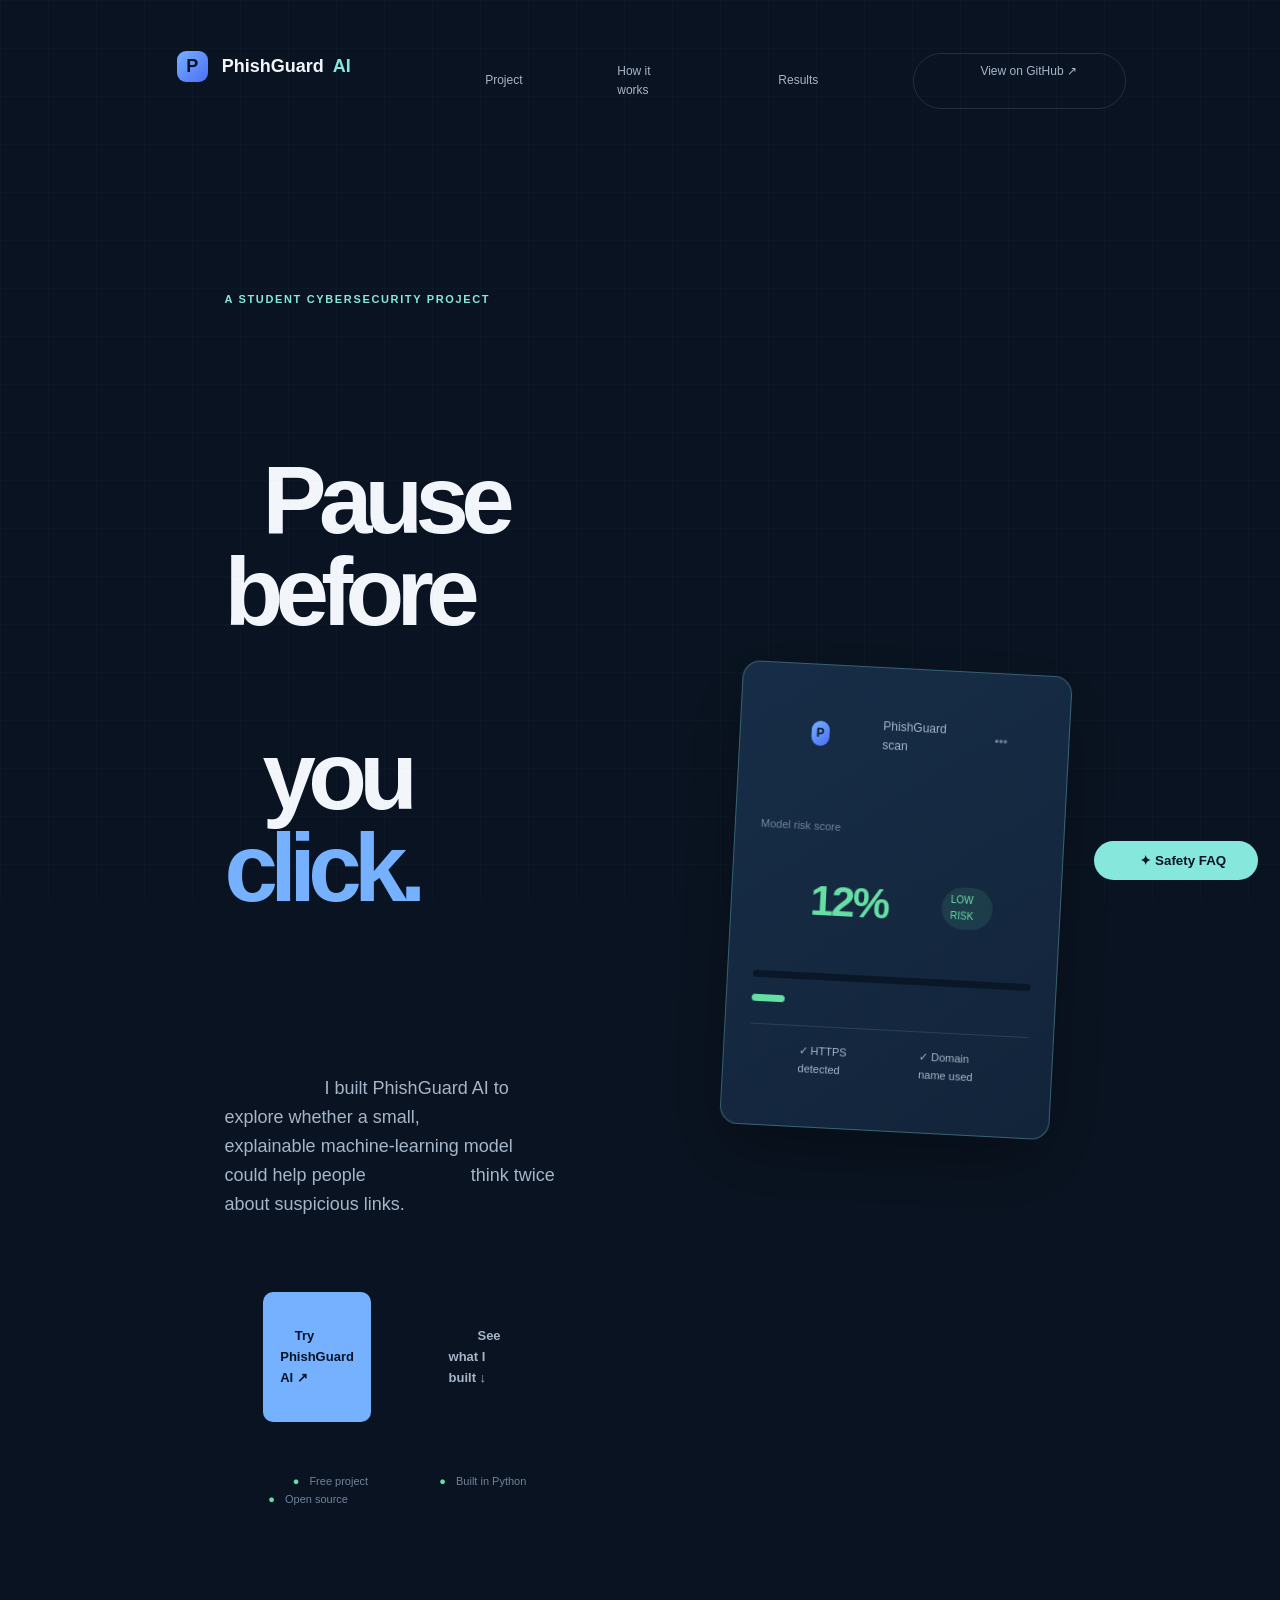
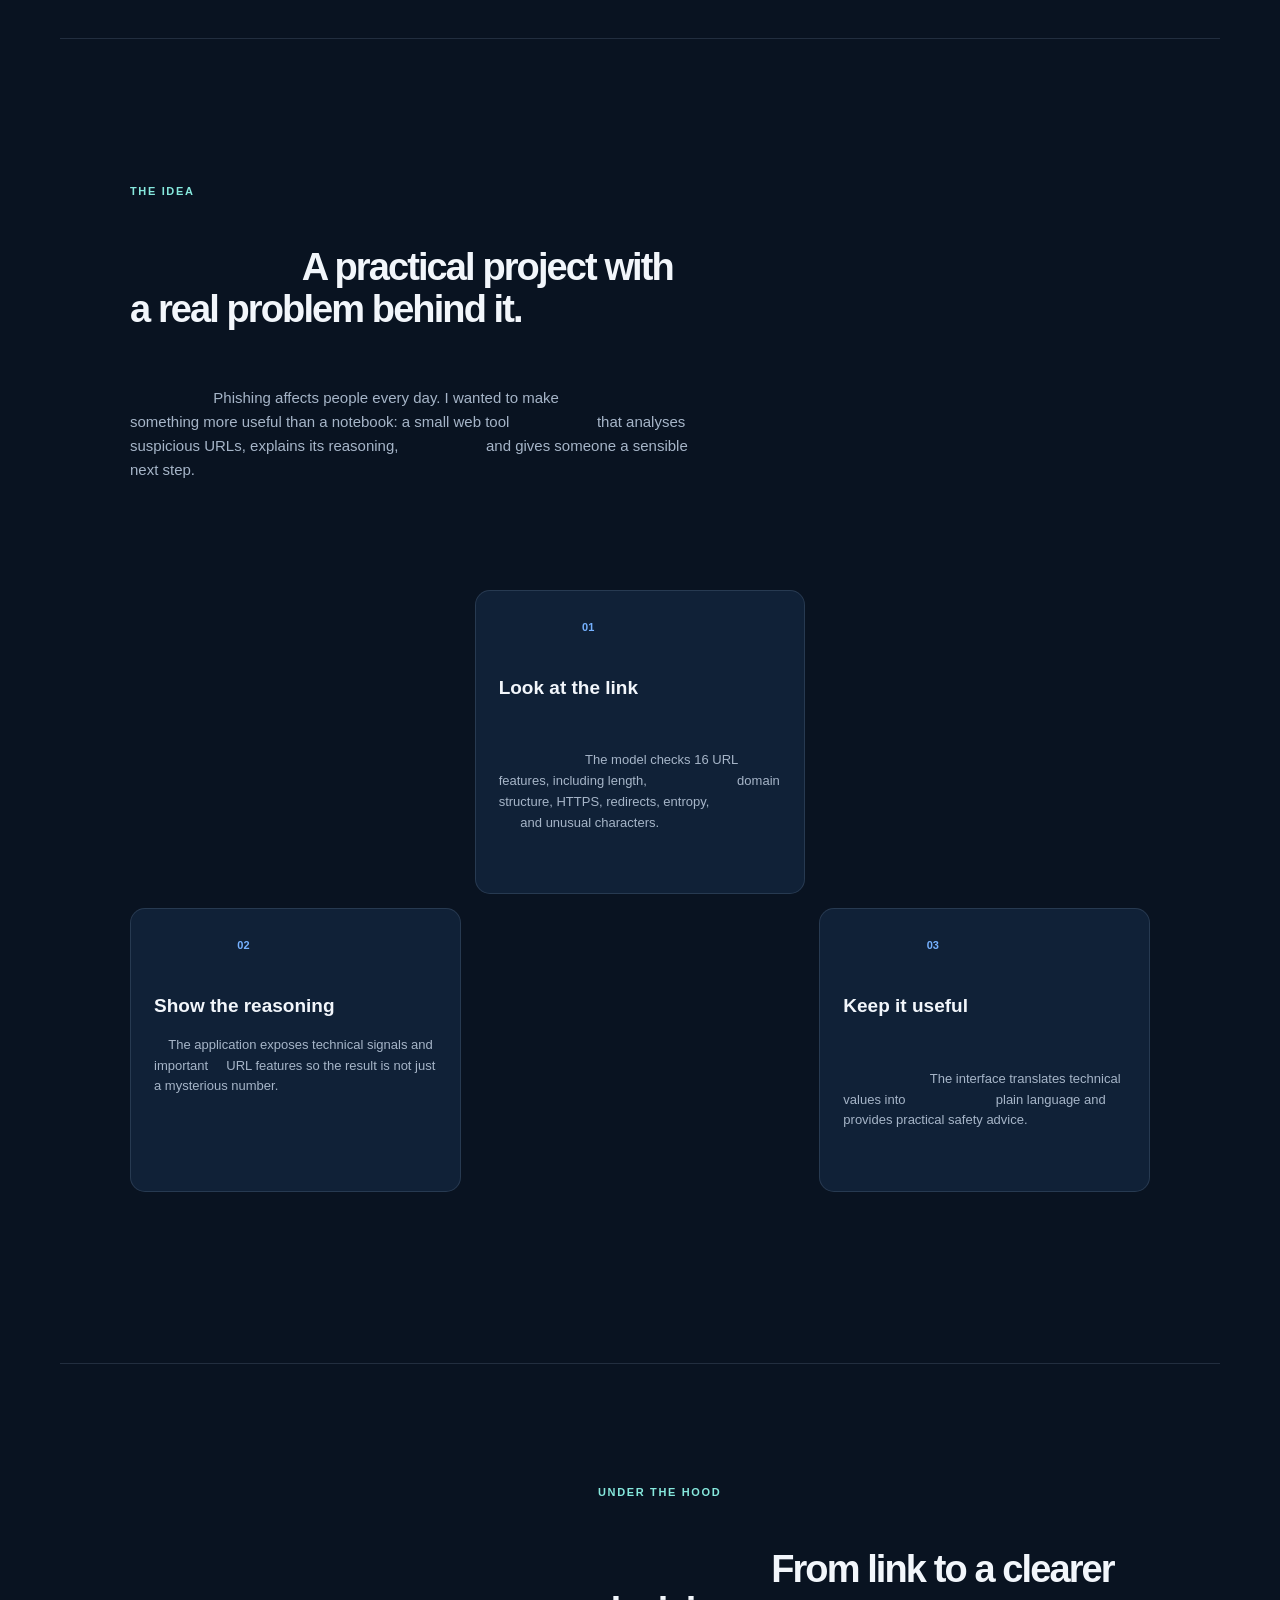
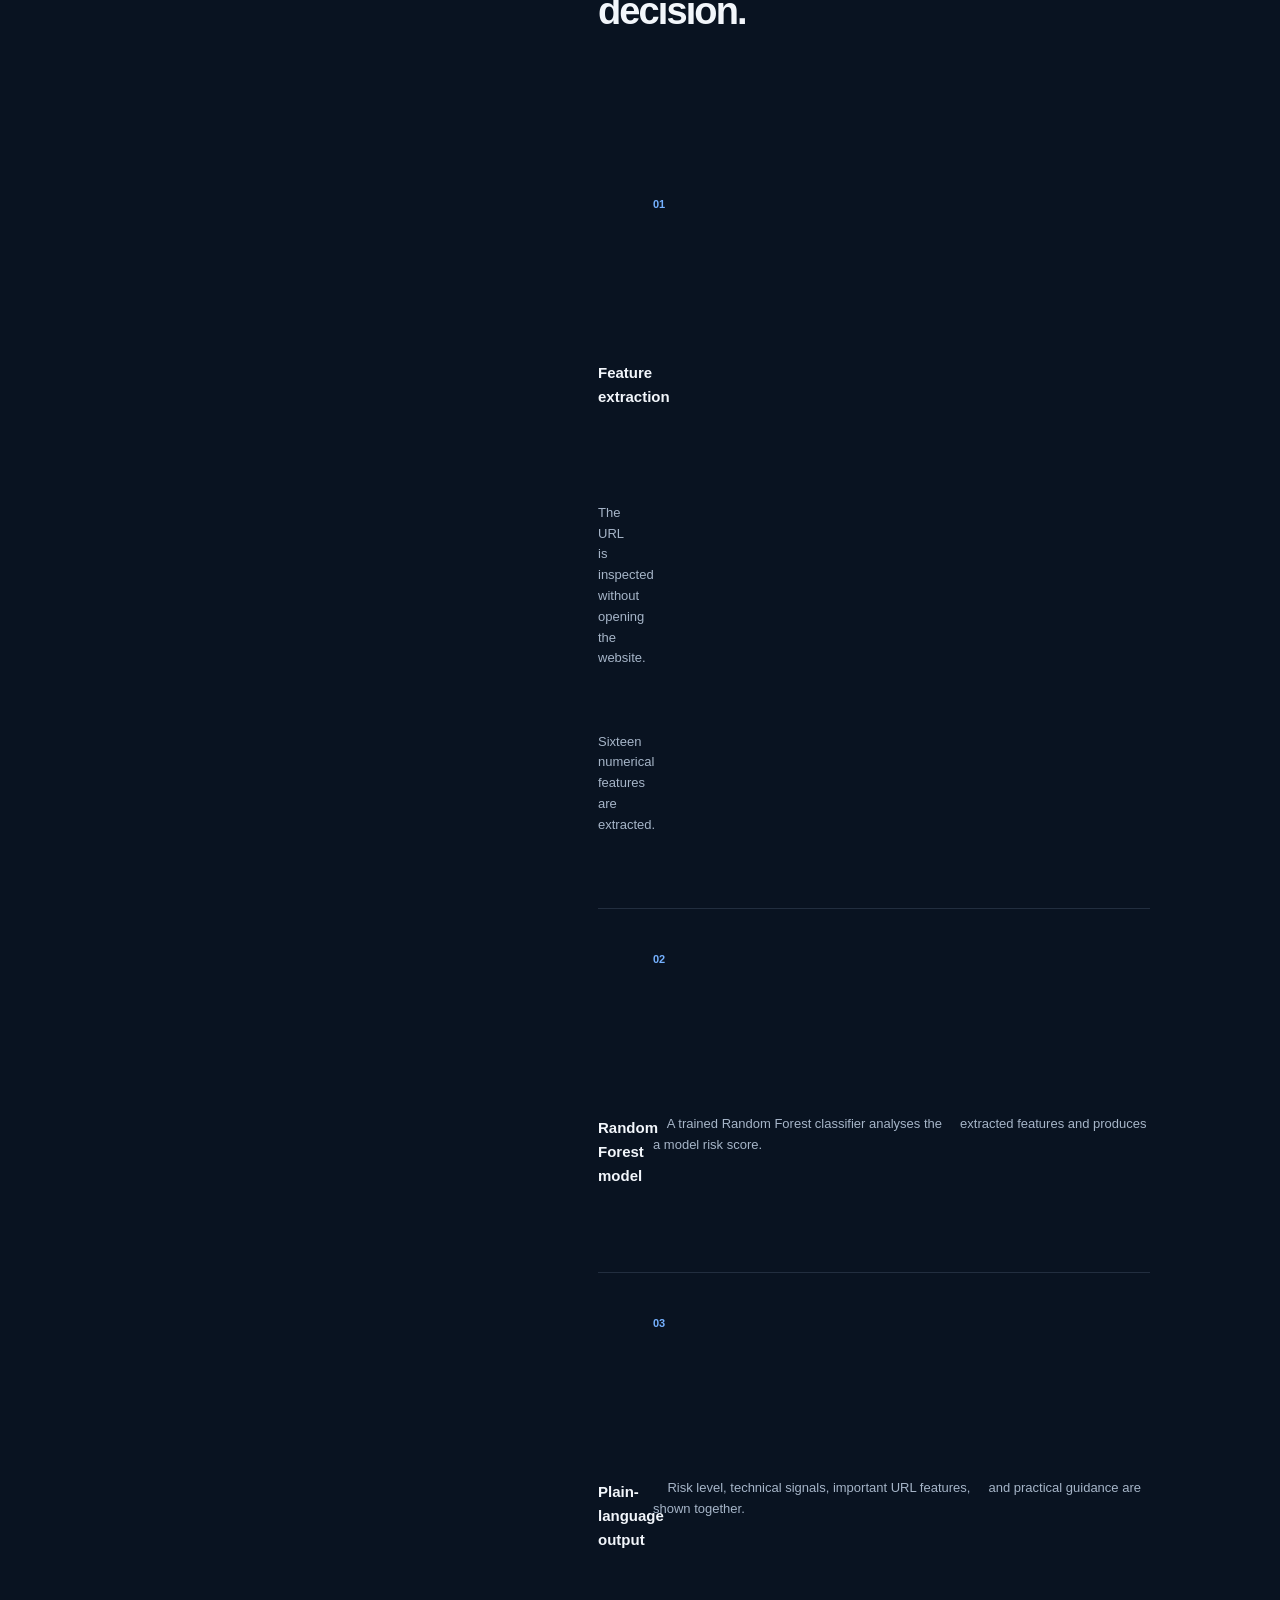
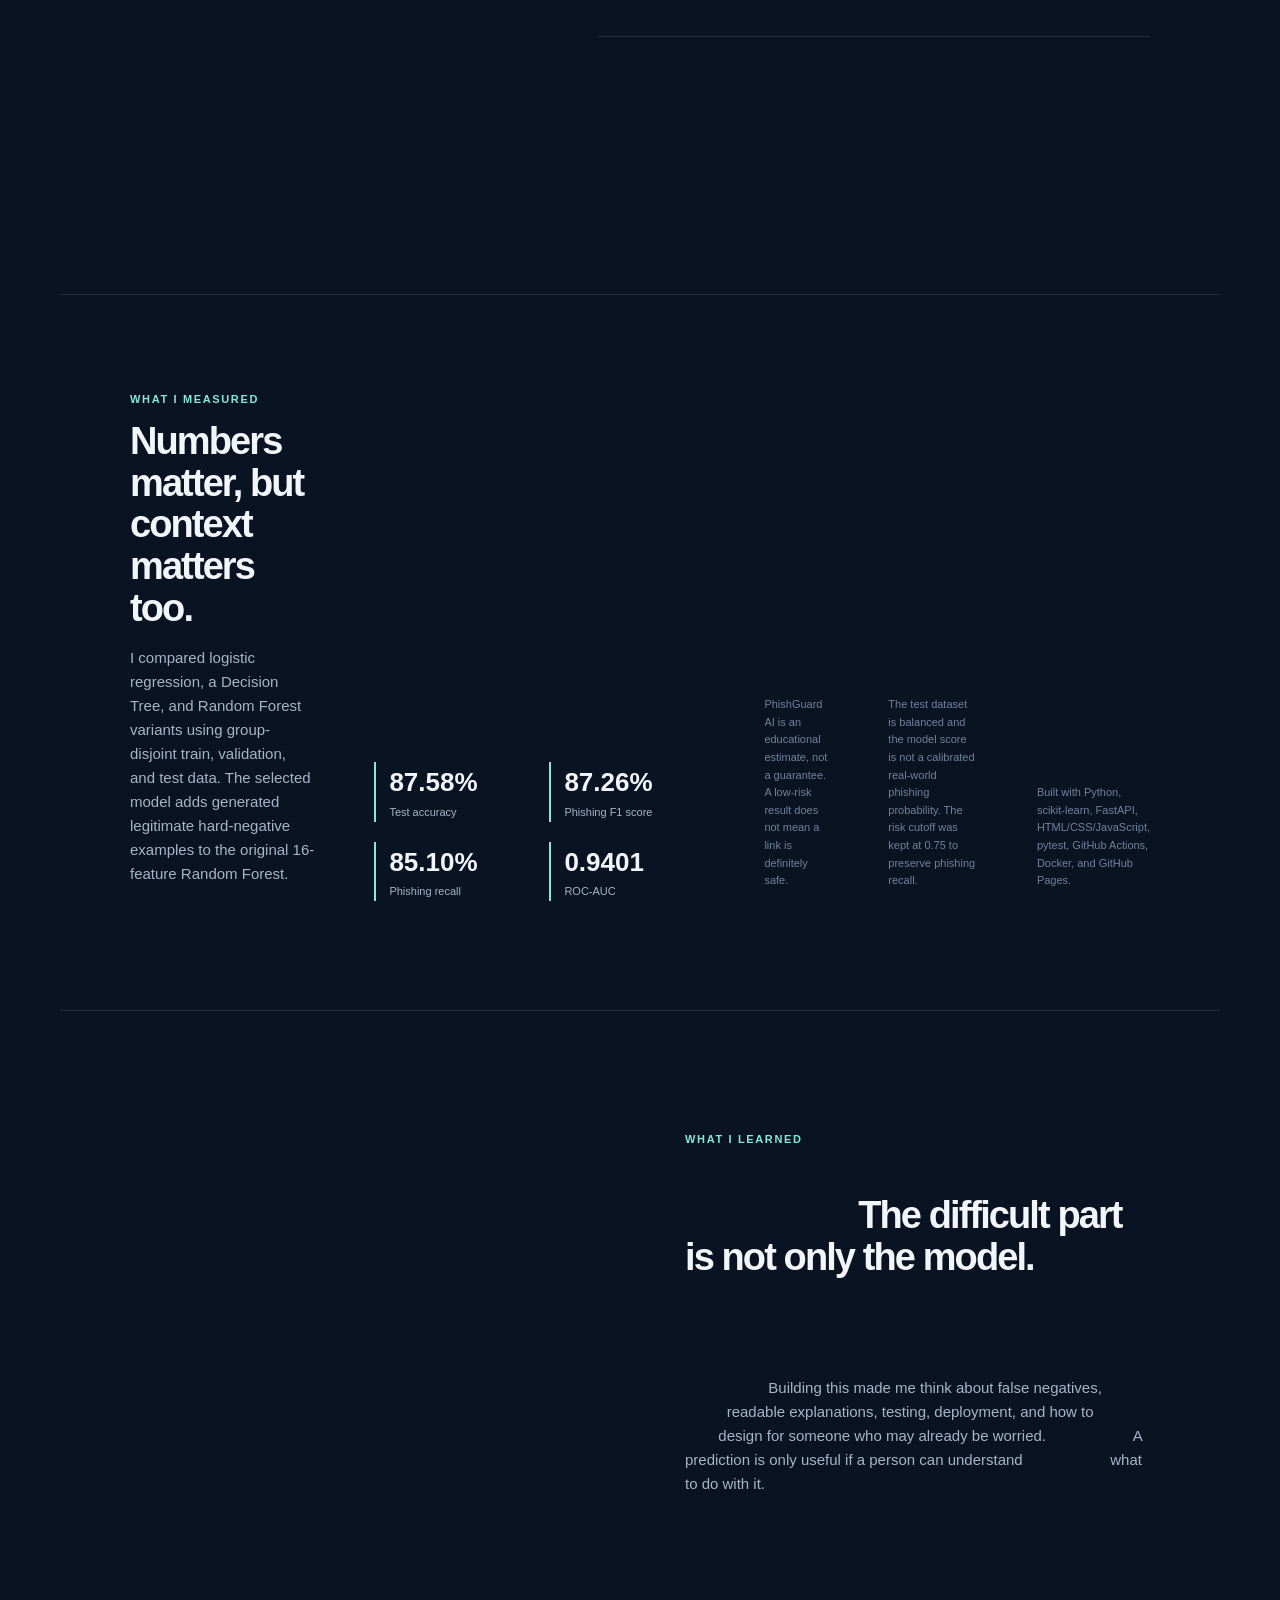
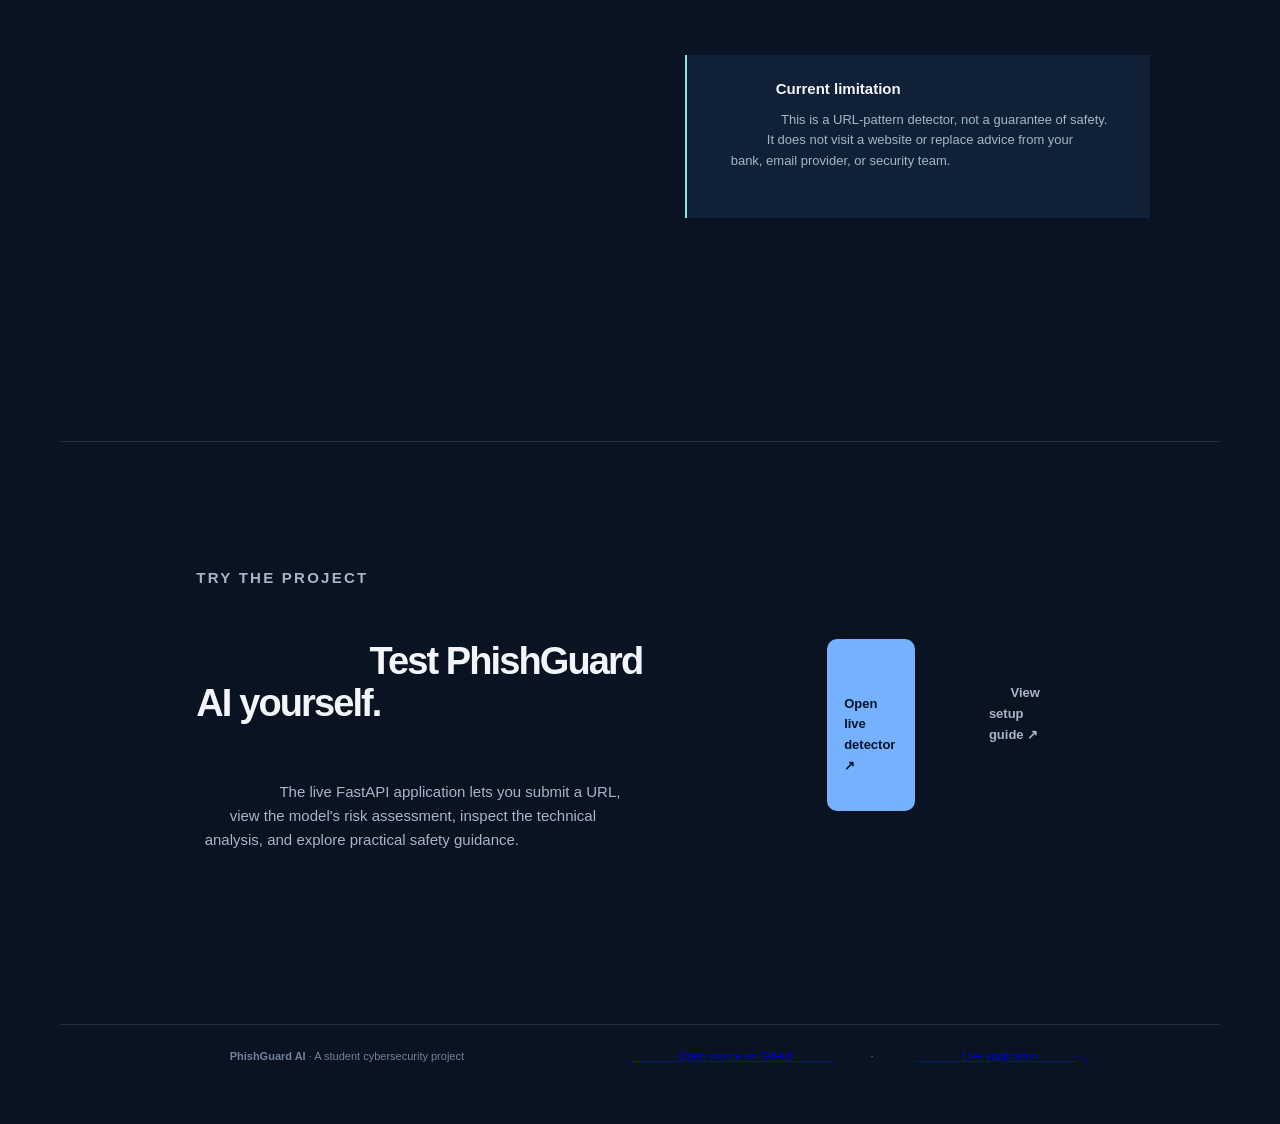
<file: docs/index.html>
<!doctype html>
<html lang="en">
<head>
    <meta charset="utf-8">
    <meta name="viewport" content="width=device-width, initial-scale=1">
    <meta name="description" content="A student-built phishing URL detection project using explainable machine learning.">
    <title>PhishGuard AI | A phishing detection project</title>
    <link rel="stylesheet" href="./styles.css">
    <link rel="stylesheet" href="./overrides.css">
</head>
<body>
    <header class="site-header">
        <a class="brand" href="./">
            <span class="brand-mark">P</span> PhishGuard <strong>AI</strong>
        </a>
        <nav aria-label="Main navigation">
            <a href="#project">Project</a>
            <a href="#how-it-works">How it works</a>
            <a href="#results">Results</a>
            <a class="nav-button"
               href="https://github.com/rtl-gli/PhishGuard-AI"
               target="_blank"
               rel="noopener noreferrer">
                View on GitHub ↗
            </a>
        </nav>
    </header>
    <main>
        <!-- HERO -->
        <section class="hero">
            <div class="hero-copy">
                <p class="eyebrow">A student cybersecurity project</p>
                <h1>
                    Pause before<br>
                    you <em>click.</em>
                </h1>
                <p class="hero-lede">
                    I built PhishGuard AI to explore whether a small,
                    explainable machine-learning model could help people
                    think twice about suspicious links.
                </p>
                <div class="actions">
                    <a class="button primary"
                       href="https://phishguard-ai.fastapicloud.dev"
                       target="_blank"
                       rel="noopener noreferrer">
                        Try PhishGuard AI ↗
                    </a>
                    <a class="button quiet" href="#project">
                        See what I built ↓
                    </a>
                </div>
                <p class="trust-line">
                    <span>●</span> Free project
                    <span>●</span> Built in Python
                    <span>●</span> Open source
                </p>
            </div>
            <div class="hero-card" aria-label="Example phishing risk result">
                <div class="card-top">
                    <span class="mini-mark">P</span>
                    <span>PhishGuard scan</span>
                    <span class="dots">•••</span>
                </div>
                <p class="card-label">Model risk score</p>
                <div class="score-row">
                    <strong>12%</strong>
                    <span class="safe-pill">LOW RISK</span>
                </div>
                <div class="progress">
                    <span></span>
                </div>
                <div class="card-foot">
                    <span>✓ HTTPS detected</span>
                    <span>✓ Domain name used</span>
                </div>
            </div>
        </section>
        <!-- PROJECT -->
        <section id="project" class="section">
            <div class="section-intro">
                <p class="eyebrow">The idea</p>
                <h2>
                    A practical project with a real problem behind it.
                </h2>
                <p>
                    Phishing affects people every day. I wanted to make
                    something more useful than a notebook: a small web tool
                    that analyses suspicious URLs, explains its reasoning,
                    and gives someone a sensible next step.
                </p>
            </div>
            <div class="feature-grid">
                <article class="feature">
                    <span class="feature-number">01</span>
                    <h3>Look at the link</h3>
                    <p>
                        The model checks 16 URL features, including length,
                        domain structure, HTTPS, redirects, entropy,
                        and unusual characters.
                    </p>
                </article>
                <article class="feature">
                    <span class="feature-number">02</span>
                    <h3>Show the reasoning</h3>
<p>
    The application exposes technical signals and important
    URL features so the result is not just a mysterious number.
</p>
                </article>
                <article class="feature">
                    <span class="feature-number">03</span>
                    <h3>Keep it useful</h3>
                    <p>
                        The interface translates technical values into
                        plain language and provides practical safety advice.
                    </p>
                </article>
            </div>
        </section>
        <!-- HOW IT WORKS -->
        <section id="how-it-works" class="section split-section">
            <div>
                <p class="eyebrow">Under the hood</p>
                <h2>
                    From link to a clearer decision.
                </h2>
            </div>
            <div class="steps">
                <div>
                    <span>01</span>
                    <h3>Feature extraction</h3>
                    <p>
                        The URL is inspected without opening the website.
                        Sixteen numerical features are extracted.
                    </p>
                </div>
                <div>
                    <span>02</span>
                    <h3>Random Forest model</h3>
<p>
    A trained Random Forest classifier analyses the
    extracted features and produces a model risk score.
</p>
                </div>
                <div>
                    <span>03</span>
                    <h3>Plain-language output</h3>
<p>
    Risk level, technical signals, important URL features,
    and practical guidance are shown together.
</p>
                </div>
            </div>
        </section>
        <!-- RESULTS -->
<section id="results" class="section results-section">
    <div class="section-intro">
        <p class="eyebrow">What I measured</p>

        <h2>
            Numbers matter, but context matters too.
        </h2>

        <p>
            I compared logistic regression, a Decision Tree, and Random
            Forest variants using group-disjoint train, validation, and
            test data. The selected model adds generated legitimate
            hard-negative examples to the original 16-feature Random Forest.
        </p>
    </div>

    <div class="metrics">
        <div>
            <strong>87.58%</strong>
            <span>Test accuracy</span>
        </div>

        <div>
            <strong>87.26%</strong>
            <span>Phishing F1 score</span>
        </div>

        <div>
            <strong>85.10%</strong>
            <span>Phishing recall</span>
        </div>

        <div>
            <strong>0.9401</strong>
            <span>ROC-AUC</span>
        </div>
    </div>

    <p class="disclaimer">
        PhishGuard AI is an educational estimate, not a guarantee.
        A low-risk result does not mean a link is definitely safe.
    </p>
    <p class="disclaimer">
        The test dataset is balanced and the model score is not a calibrated
        real-world phishing probability. The risk cutoff was kept at 0.75 to
        preserve phishing recall.
    </p>
    <p class="disclaimer">
        Built with Python, scikit-learn, FastAPI, HTML/CSS/JavaScript,
        pytest, GitHub Actions, Docker, and GitHub Pages.
    </p>
</section>
        <!-- REFLECTION -->
        <section class="section reflection-section">
            <div class="section-intro">
                <p class="eyebrow">What I learned</p>
                <h2>
                    The difficult part is not only the model.
                </h2>
                <p>
                    Building this made me think about false negatives,
                    readable explanations, testing, deployment, and how to
                    design for someone who may already be worried.
                    A prediction is only useful if a person can understand
                    what to do with it.
                </p>
            </div>
            <div class="reflection-note">
                <strong>Current limitation</strong>
                <p>
                    This is a URL-pattern detector, not a guarantee of safety.
                    It does not visit a website or replace advice from your
                    bank, email provider, or security team.
                </p>
            </div>
        </section>
        <!-- LIVE APPLICATION -->
        <section class="section next-section">
            <div>
                <p class="eyebrow">Try the project</p>
                <h2>
                    Test PhishGuard AI yourself.
                </h2>
                <p>
                    The live FastAPI application lets you submit a URL,
                    view the model's risk assessment, inspect the technical
                    analysis, and explore practical safety guidance.
                </p>
            </div>
            <div class="actions">
                <a class="button primary"
                   href="https://phishguard-ai.fastapicloud.dev"
                   target="_blank"
                   rel="noopener noreferrer">
                    Open live detector ↗
                </a>
                <a class="button quiet"
                   href="https://github.com/rtl-gli/PhishGuard-AI#running-the-web-application"
                   target="_blank"
                   rel="noopener noreferrer">
                    View setup guide ↗
                </a>
            </div>
        </section>
    </main>
    <!-- FOOTER -->
    <footer>
        <span>
            <strong>PhishGuard AI</strong> · A student cybersecurity project
        </span>
        <span>
            <a href="https://github.com/rtl-gli/PhishGuard-AI"
               target="_blank"
               rel="noopener noreferrer">
                Open source on GitHub
            </a>
            ·
            <a href="https://phishguard-ai.fastapicloud.dev"
               target="_blank"
               rel="noopener noreferrer">
                Live application
            </a>
        </span>
    </footer>
    <!-- SAFETY FAQ -->
    <button
        id="helpButton"
        class="help-button"
        type="button"
        aria-expanded="false">
        ✦ Safety FAQ
    </button>
    <aside
        id="helpPanel"
        class="help-panel"
        hidden>
        <div class="help-heading">
            <strong>Safety FAQ</strong>
            <button
                id="closeHelp"
                type="button"
                aria-label="Close safety FAQ">
                ×
            </button>
        </div>
        <p id="helpAnswer">
            Choose a question for a quick, plain-language answer.
        </p>
        <div class="faq-buttons">
            <button
                data-answer="Phishing is a scam that uses a convincing message or website to trick you into sharing information, sending money, or installing something harmful.">
                What is phishing?
            </button>
            <button
                data-answer="Do not enter any information. Close the page, change your password from the real website if you entered it, contact your bank if needed, and report the message.">
                I clicked a suspicious link
            </button>
            <button
                data-answer="The detector is a second opinion based on URL patterns. It does not visit the website and cannot guarantee that a link is safe.">
                How accurate is it?
            </button>
        </div>
    </aside>
    <script src="./script.js"></script>
</body>
</html>
</file>
<file: docs/styles.css>
:root{--bg:#091321;--panel:#12243a;--panel2:#172d47;--ink:#f2f6fb;--muted:#a6b5c8;--dim:#71839a;--blue:#75b1ff;--cyan:#86e8dd;--green:#66dfa5;--line:rgba(160,185,215,.16)}*{box-sizing:border-box}html{scroll-behavior:smooth}body{background:var(--bg);color:var(--ink);font:15px/1.6 "Segoe UI",Arial,sans-serif;margin:0}body:before{background-image:linear-gradient(rgba(130,160,195,.035) 1px,transparent 1px),linear-gradient(90deg,rgba(130,160,195,.035) 1px,transparent 1px);background-size:48px 48px;content:"";inset:0;pointer-events:none;position:fixed}.site-header,main,footer{margin:auto;max-width:1160px}.site-header{align-items:center;display:flex;justify-content:space-between;padding:27px 28px}.brand{align-items:center;color:var(--ink);font-size:18px;font-weight:600;text-decoration:none}.brand strong{color:var(--cyan);margin-left:4px}.brand-mark,.mini-mark{align-items:center;background:linear-gradient(135deg,var(--blue),#4b6ff5);border-radius:9px;color:#081426;display:inline-flex;font-weight:800;height:31px;justify-content:center;margin-right:9px;width:31px}.site-header nav{align-items:center;display:flex;gap:25px}.site-header nav a{color:var(--muted);font-size:12px;text-decoration:none}.site-header nav a:hover{color:var(--ink)}.nav-button{border:1px solid var(--line);border-radius:100px;padding:8px 13px}.hero{align-items:center;display:flex;gap:80px;justify-content:space-between;min-height:620px;padding:70px 70px}.hero-copy{max-width:610px}.eyebrow{color:var(--cyan);font-size:11px;font-weight:700;letter-spacing:.15em;text-transform:uppercase}.hero h1{font-size:clamp(58px,8vw,96px);letter-spacing:-.08em;line-height:.96;margin:18px 0 26px}.hero h1 em{color:var(--blue);font-style:normal}.hero-lede{color:var(--muted);font-size:18px;max-width:550px}.actions{align-items:center;display:flex;gap:22px;margin-top:32px}.button{border-radius:10px;display:inline-flex;font-size:13px;font-weight:700;gap:17px;padding:13px 17px;text-decoration:none}.button.primary{background:var(--blue);color:#081426}.button.primary:hover{background:#a1ceff}.button.quiet{color:var(--muted)}.button.quiet:hover{color:var(--cyan)}.trust-line{color:var(--dim);font-size:11px;margin-top:27px}.trust-line span{color:var(--green);margin:0 7px}.hero-card{background:linear-gradient(145deg,var(--panel2),var(--panel));border:1px solid rgba(134,232,221,.3);border-radius:18px;box-shadow:0 25px 70px #0005;min-width:330px;padding:25px;transform:rotate(3deg)}.card-top{align-items:center;color:var(--muted);display:flex;font-size:12px}.mini-mark{font-size:12px;height:25px;margin-right:8px;width:25px}.dots{margin-left:auto;color:var(--dim)}.card-label{color:var(--dim);font-size:11px;margin:42px 0 7px}.score-row{align-items:center;display:flex;justify-content:space-between}.score-row strong{color:var(--green);font-size:42px;letter-spacing:-.05em}.safe-pill{background:#66dfa51c;border-radius:100px;color:var(--green);font-size:10px;padding:5px 9px}.progress{background:#0a1728;border-radius:5px;height:7px;margin-top:15px}.progress span{background:var(--green);border-radius:inherit;display:block;height:100%;width:12%}.card-foot{border-top:1px solid var(--line);color:var(--muted);display:flex;font-size:11px;gap:14px;margin-top:22px;padding-top:16px}.section{border-top:1px solid var(--line);padding:85px 70px}.section-intro{max-width:570px}.section h2{font-size:38px;letter-spacing:-.05em;line-height:1.1;margin:12px 0 16px}.section-intro>p:last-child,.next-section p{color:var(--muted);font-size:15px}.feature-grid{display:grid;gap:14px;grid-template-columns:repeat(3,1fr);margin-top:45px}.feature{background:#102137;border:1px solid var(--line);border-radius:15px;min-height:220px;padding:23px}.feature-number,.steps span{color:var(--blue);font-size:11px;font-weight:700}.feature h3{font-size:19px;margin:35px 0 10px}.feature p,.steps p{color:var(--muted);font-size:13px}.split-section{display:grid;gap:100px;grid-template-columns:.8fr 1.2fr}.steps>div{border-bottom:1px solid var(--line);display:grid;gap:3px 20px;grid-template-columns:35px 1fr;padding-bottom:18px}.steps>div+div{padding-top:18px}.steps span{grid-row:span 2}.steps h3{font-size:15px}.results-section{align-items:end;display:flex;gap:60px;justify-content:space-between}.metrics{display:grid;gap:20px;grid-template-columns:1fr 1fr;min-width:330px}.metrics div{border-left:2px solid var(--cyan);padding-left:13px}.metrics strong,.metrics span{display:block}.metrics strong{font-size:26px}.metrics span{color:var(--muted);font-size:11px}.disclaimer{color:var(--dim);font-size:11px;max-width:420px}.next-section{align-items:center;display:flex;gap:50px;justify-content:space-between}.next-section>div{max-width:650px}footer{border-top:1px solid var(--line);color:var(--dim);display:flex;font-size:11px;justify-content:space-between;padding:23px 70px 35px}.help-button{background:var(--cyan);border:0;border-radius:100px;bottom:20px;color:#081426;cursor:pointer;font-weight:700;padding:12px 17px;position:fixed;right:22px}.help-panel{background:#172d47;border:1px solid rgba(134,232,221,.35);border-radius:15px;bottom:65px;box-shadow:0 20px 50px #0008;padding:19px;position:fixed;right:22px;width:315px}.help-heading{display:flex;justify-content:space-between}.help-heading button{background:none;border:0;color:var(--muted);font-size:21px}.help-panel p{color:var(--muted);font-size:13px}.faq-buttons{display:grid;gap:7px}.faq-buttons button{background:#102137;border:1px solid var(--line);border-radius:8px;color:var(--muted);cursor:pointer;font-size:11px;padding:9px;text-align:left}.faq-buttons button:hover{border-color:var(--cyan);color:var(--ink)}@media(max-width:720px){.site-header nav a:not(.nav-button){display:none}.hero{display:block;min-height:auto;padding:70px 28px}.hero-card{margin-top:50px;min-width:0}.section{padding:60px 28px}.feature-grid,.split-section{grid-template-columns:1fr}.results-section,.next-section{align-items:start;display:block}.metrics{margin-top:35px;min-width:0}.next-section .button{margin-top:25px}footer{display:block;padding:23px 28px 100px}footer span{display:block;margin-top:8px}}
</file>
<file: docs/overrides.css>
.reflection-section {
    align-items: start;
    display: grid;
    gap: 90px;
    grid-template-columns: 1fr 1fr;
}

.reflection-note {
    background: #102137;
    border-left: 2px solid var(--cyan);
    margin-top: 30px;
    padding: 22px;
}

.reflection-note strong {
    font-size: 15px;
}

.reflection-note p {
    color: var(--muted);
    font-size: 13px;
    margin: 9px 0 0;
}

@media (max-width: 720px) {
    .reflection-section {
        grid-template-columns: 1fr;
    }
}
</file>
